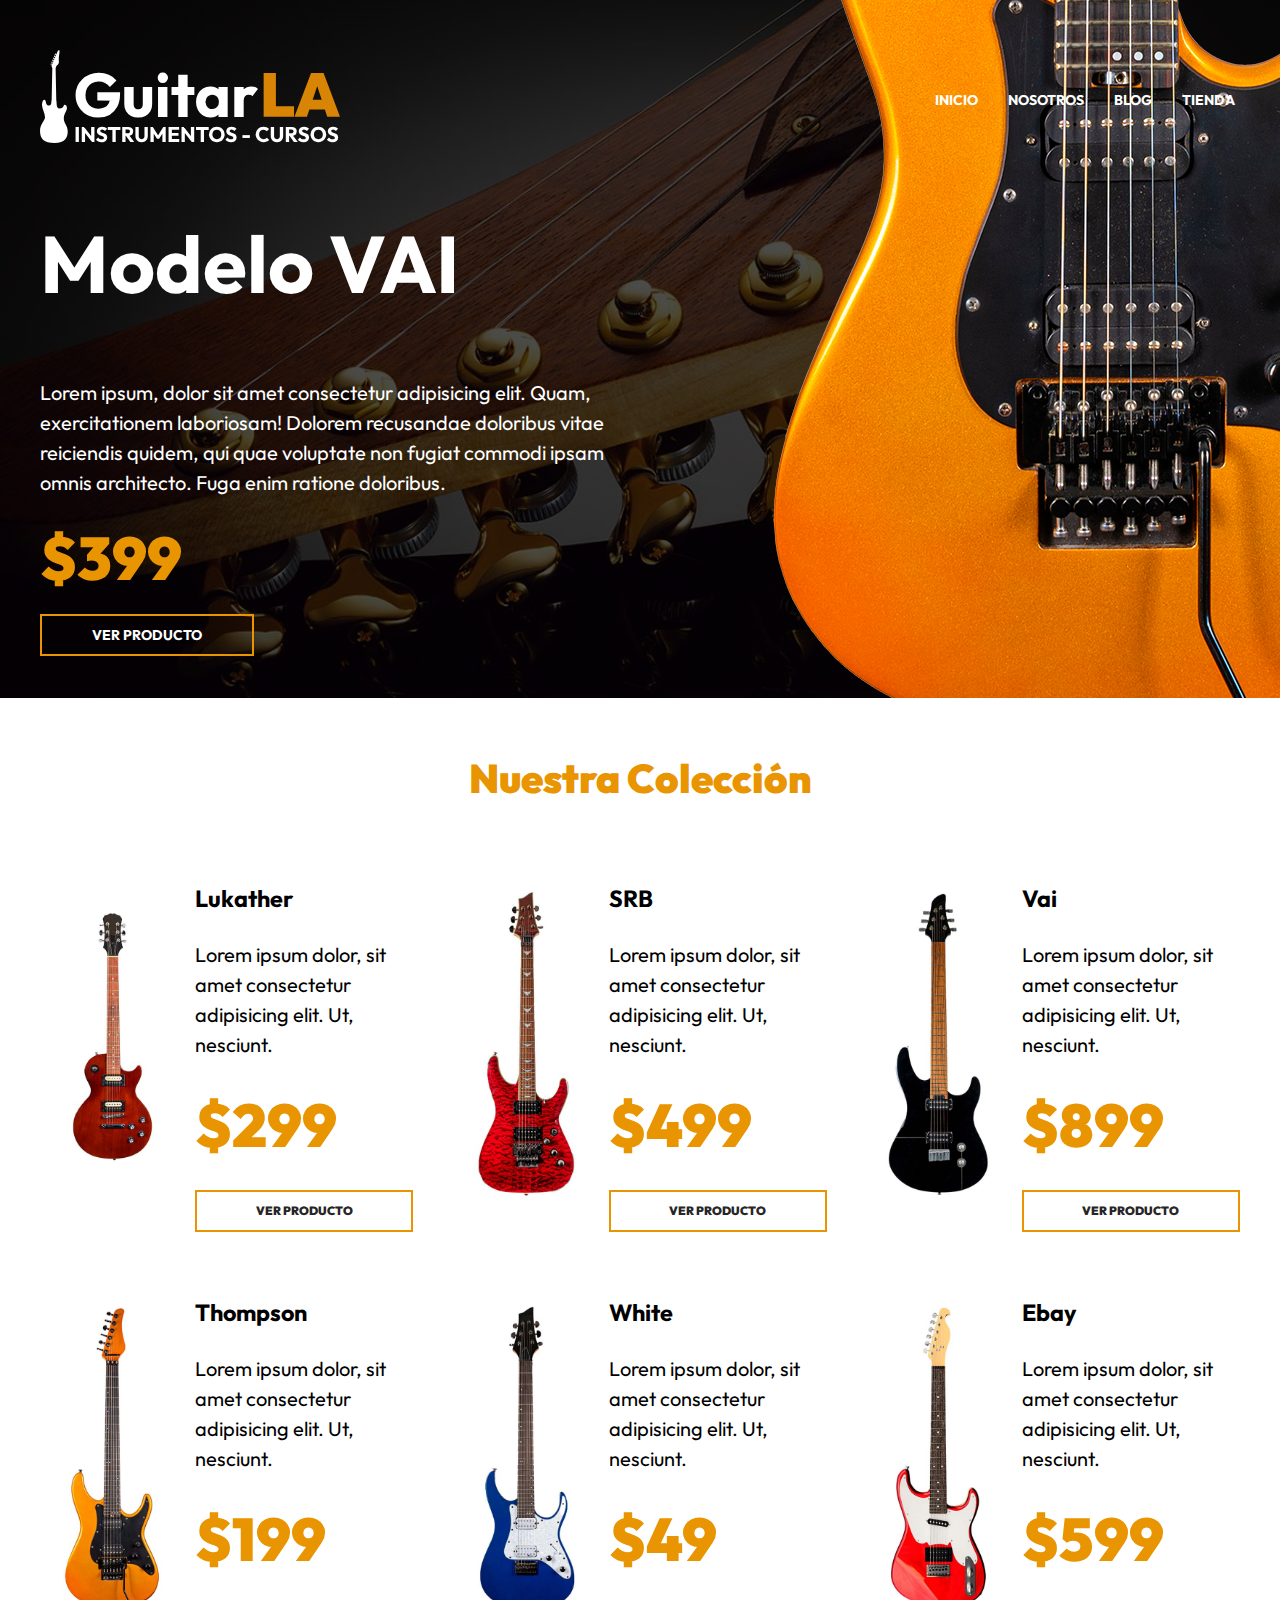
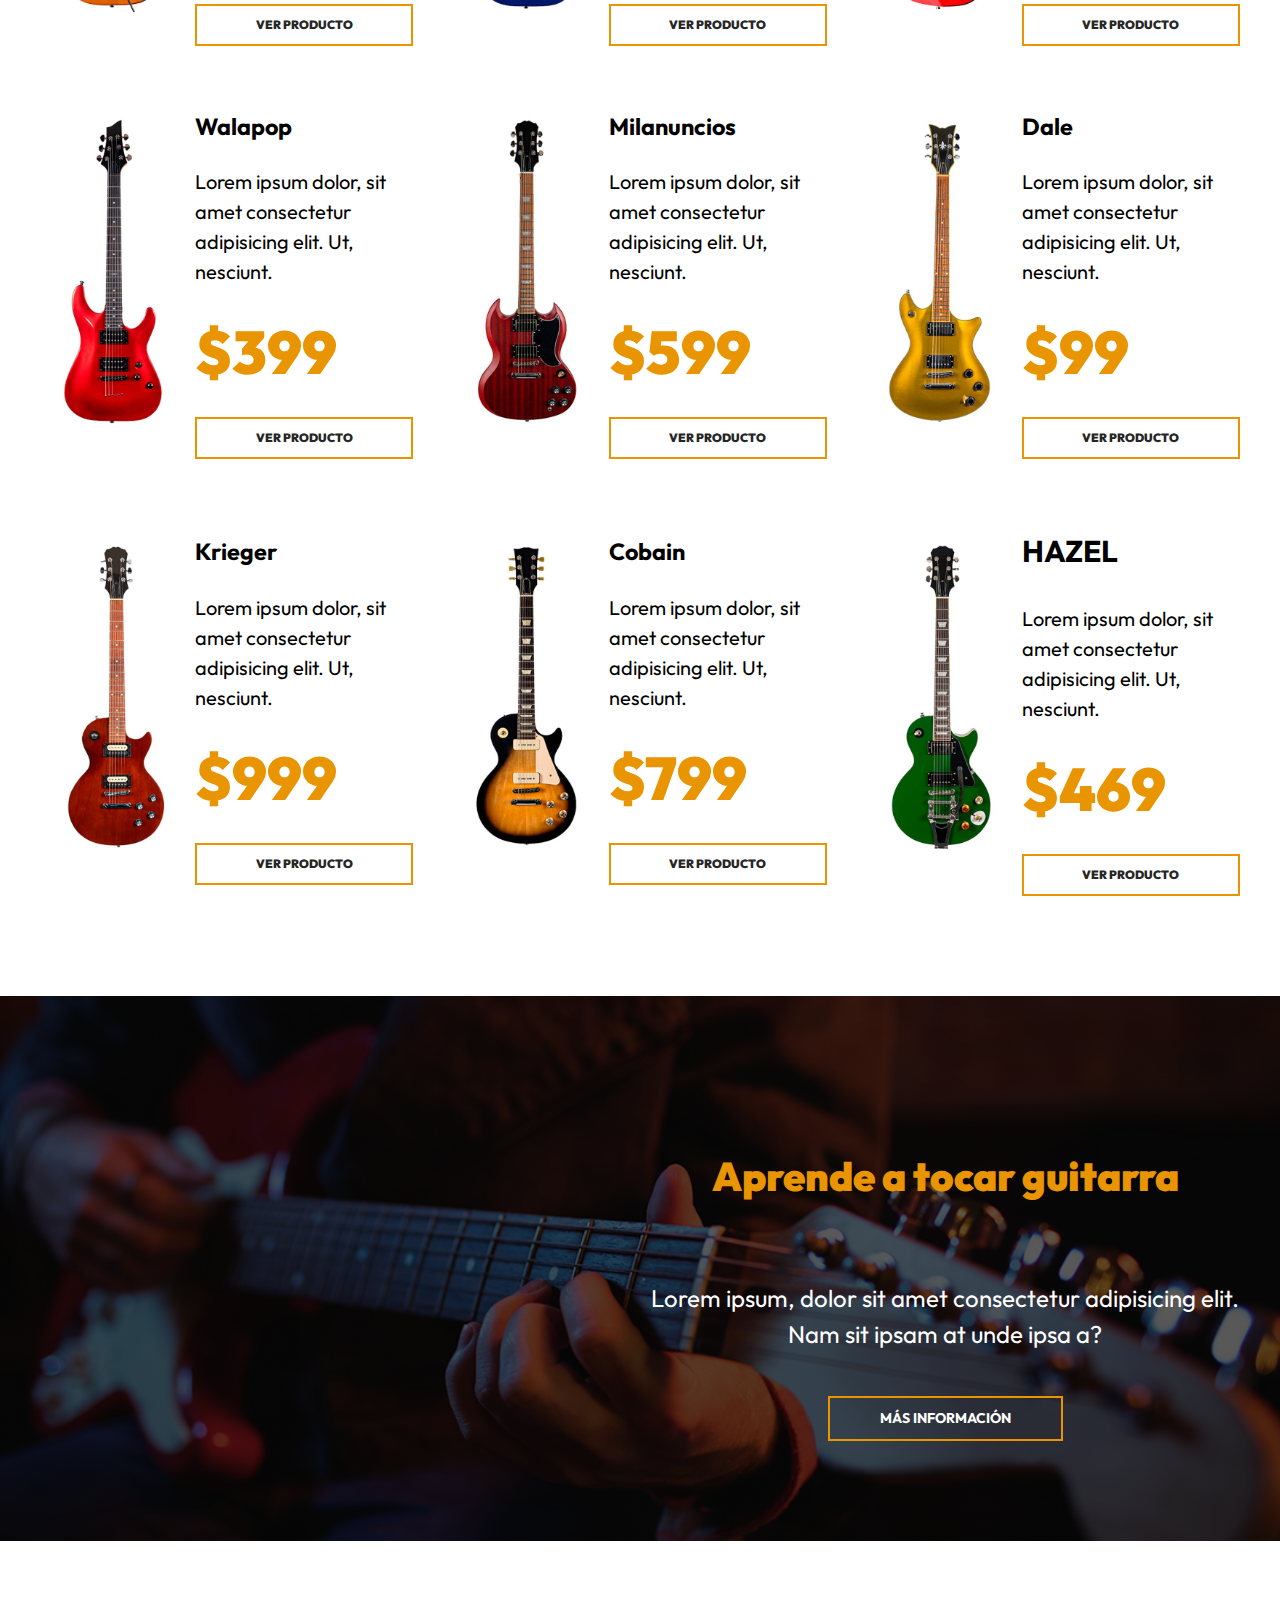
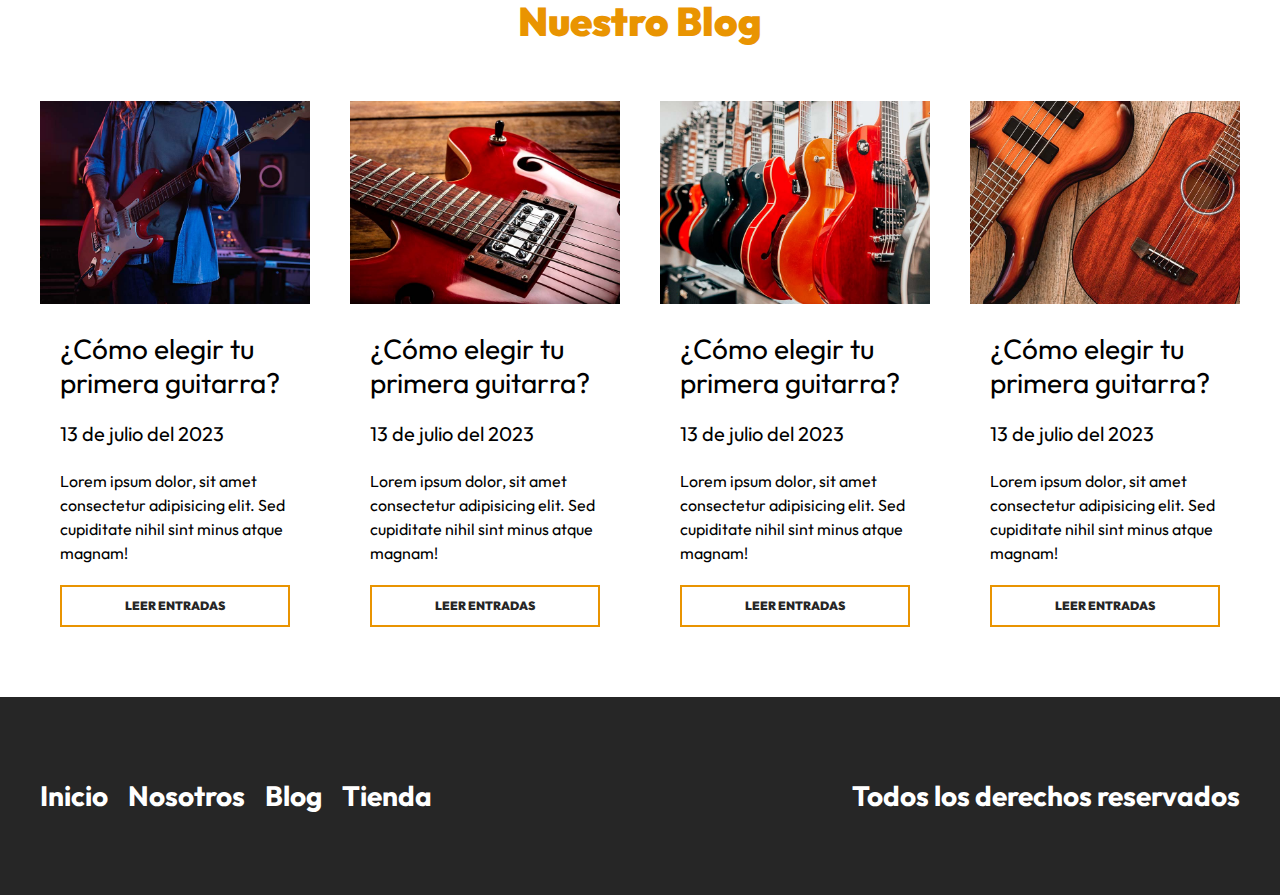
<file: index.html>
<!DOCTYPE html>
<html lang="en">
<!--si poner "." despues de var y le das al tab, creas una clase. Ex: <header class="header"><\header> = header.header + tab-->

<head>
    <meta charset="UTF-8">
    <meta http-equiv="X-UA-Compatible" content="IE=edge">
    <meta name="viewport" content="width=device-width, initial-scale=1.0">
    <title>GuitarLA</title>
    <link rel="stylesheet" href="css/normalize.css">
    <link rel="preconnect" href="https://fonts.googleapis.com">
    <link rel="preconnect" href="https://fonts.gstatic.com" crossorigin>
    <link href="https://fonts.googleapis.com/css2?family=Outfit:wght@400;700;900&display=swap" rel="stylesheet">
    <link rel="stylesheet" href="css/app.css">
</head>

<body>
    <header class="header"> <!--Dentro de "" de la clase no se pueden usar caracteres especiales ni mayusculas...-->
        <div class="header__contenedor">
            <div class="header__barrra">
                <a href="/">
                    <img src="img/logo.svg" alt="logo" class="header__logo">
                </a>
                <nav class="navegacion">
                    <a class="navegacion__enlace" href="index.html">Inicio</a>
                    <!--Entre casillas (><) puedes poner cualquier caracter, espacios...-->
                    <a class="navegacion__enlace" href="nosotros.html">Nosotros</a>
                    <a class="navegacion__enlace" href="blog.html">Blog</a>
                    <a class="navegacion__enlace" href="tienda.html">Tienda</a>
                </nav>
            </div> <!--header-barra (comentario del professor)-->

            <div class="modelo">
                <h1 class="modelo__nombre">Modelo VAI</h1>
                <p class="modelo__descripcion">Lorem ipsum, dolor sit amet consectetur adipisicing elit. Quam,
                    exercitationem laboriosam! Dolorem recusandae doloribus vitae reiciendis quidem, qui quae voluptate
                    non fugiat commodi ipsam omnis architecto. Fuga enim ratione doloribus.</p>
                <p class="modelo__precio">$399</p>
                <a href="producto.html" class="modelo__enlace">Ver Producto</a>
            </div>
        </div>
        <img src="img/header_guitarra.png" alt="imagen guitarra" class="header__guitarra">
    </header>
    <main class="productos productos__contenedor">
        <h2 class="productos__heading">Nuestra Colección</h2>
        <div class="productos__grid">
            <div class="producto">
                <img src="img/guitarra_01.jpg" alt="imagen guitarra" class="producto__imagen">
                <div class="producto__contenido">
                    <h3 class="producto_nombre">Lukather</h3>
                    <p class="productor__description">Lorem ipsum dolor, sit amet consectetur adipisicing elit. Ut, nesciunt.</p>
                    <p class="producto__precio">$299</p>
                    <a class="producto__enlace" href="producto.html">Ver Producto</a>
                </div>
            </div> <!--./producto (comentario del professor)-->

            <div class="producto">
                <img src="img/guitarra_02.jpg" alt="imagen guitarra" class="producto__imagen">
                <div class="producto__contenido">
                    <h3 class="producto_nombre">SRB</h3>
                    <p class="productor__description">Lorem ipsum dolor, sit amet consectetur adipisicing elit. Ut, nesciunt.</p>
                    <p class="producto__precio">$499</p>
                    <a class="producto__enlace" href="producto.html">Ver Producto</a>
                </div>
            </div> <!--./producto (comentario del professor)-->

            <div class="producto">
                <img src="img/guitarra_03.jpg" alt="imagen guitarra" class="producto__imagen">
                <div class="producto__contenido">
                    <h3 class="producto_nombre">Vai</h3>
                    <p class="productor__description">Lorem ipsum dolor, sit amet consectetur adipisicing elit. Ut, nesciunt.</p>
                    <p class="producto__precio">$899</p>
                    <a class="producto__enlace" href="producto.html">Ver Producto</a>
                </div>
            </div> <!--./producto (comentario del professor)-->

            <div class="producto">
                <img src="img/guitarra_04.jpg" alt="imagen guitarra" class="producto__imagen">
                <div class="producto__contenido">
                    <h3 class="producto_nombre">Thompson</h3>
                    <p class="productor__description">Lorem ipsum dolor, sit amet consectetur adipisicing elit. Ut, nesciunt.</p>
                    <p class="producto__precio">$199</p>
                    <a class="producto__enlace" href="producto.html">Ver Producto</a>
                </div>
            </div> <!--./producto (comentario del professor)-->

            <div class="producto">
                <img src="img/guitarra_05.jpg" alt="imagen guitarra" class="producto__imagen">
                <div class="producto__contenido">
                    <h3 class="producto_nombre">White</h3>
                    <p class="productor__description">Lorem ipsum dolor, sit amet consectetur adipisicing elit. Ut, nesciunt.</p>
                    <p class="producto__precio">$49</p>
                    <a class="producto__enlace" href="producto.html">Ver Producto</a>
                </div>
            </div> <!--./producto (comentario del professor)-->

            <div class="producto">
                <img src="img/guitarra_06.jpg" alt="imagen guitarra" class="producto__imagen">
                <div class="producto__contenido">
                    <h3 class="producto_nombre">Ebay</h3>
                    <p class="productor__description">Lorem ipsum dolor, sit amet consectetur adipisicing elit. Ut, nesciunt.</p>
                    <p class="producto__precio">$599</p>
                    <a class="producto__enlace" href="producto.html">Ver Producto</a>
                </div>
            </div> <!--./producto (comentario del professor)-->

            <div class="producto">
                <img src="img/guitarra_07.jpg" alt="imagen guitarra" class="producto__imagen">
                <div class="producto__contenido">
                    <h3 class="producto_nombre">Walapop</h3>
                    <p class="productor__description">Lorem ipsum dolor, sit amet consectetur adipisicing elit. Ut, nesciunt.</p>
                    <p class="producto__precio">$399</p>
                    <a class="producto__enlace" href="producto.html">Ver Producto</a>
                </div>
            </div> <!--./producto (comentario del professor)-->

            <div class="producto">
                <img src="img/guitarra_08.jpg" alt="imagen guitarra" class="producto__imagen">
                <div class="producto__contenido">
                    <h3 class="producto_nombre">Milanuncios</h3>
                    <p class="productor__description">Lorem ipsum dolor, sit amet consectetur adipisicing elit. Ut, nesciunt.</p>
                    <p class="producto__precio">$599</p>
                    <a class="producto__enlace" href="producto.html">Ver Producto</a>
                </div>
            </div> <!--./producto (comentario del professor)-->

            <div class="producto">
                <img src="img/guitarra_09.jpg" alt="imagen guitarra" class="producto__imagen">
                <div class="producto__contenido">
                    <h3 class="producto_nombre">Dale</h3>
                    <p class="productor__description">Lorem ipsum dolor, sit amet consectetur adipisicing elit. Ut, nesciunt.</p>
                    <p class="producto__precio">$99</p>
                    <a class="producto__enlace" href="producto.html">Ver Producto</a>
                </div>
            </div> <!--./producto (comentario del professor)-->

            <div class="producto">
                <img src="img/guitarra_10.jpg" alt="imagen guitarra" class="producto__imagen">
                <div class="producto__contenido">
                    <h3 class="producto_nombre">Krieger</h3>
                    <p class="productor__description">Lorem ipsum dolor, sit amet consectetur adipisicing elit. Ut, nesciunt.</p>
                    <p class="producto__precio">$999</p>
                    <a class="producto__enlace" href="producto.html">Ver Producto</a>
                </div>
            </div> <!--./producto (comentario del professor)-->

            <div class="producto">
                <img src="img/guitarra_11.jpg" alt="imagen guitarra" class="producto__imagen">
                <div class="producto__contenido">
                    <h3 class="producto_nombre">Cobain</h3>
                    <p class="productor__description">Lorem ipsum dolor, sit amet consectetur adipisicing elit. Ut, nesciunt.</p>
                    <p class="producto__precio">$799</p>
                    <a class="producto__enlace" href="producto.html">Ver Producto</a>
                </div>
            </div> <!--./producto (comentario del professor)-->

            <div class="producto">
                <img src="img/guitarra_12.jpg" alt="imagen guitarra" class="producto__imagen">
                <div class="producto__contenido">
                    <h3 class="producto__nombre">Hazel</h3>
                    <p class="productor__description">Lorem ipsum dolor, sit amet consectetur adipisicing elit. Ut, nesciunt.</p>
                    <p class="producto__precio">$469</p>
                    <a class="producto__enlace" href="producto.html">Ver Producto</a>
                </div>
            </div> <!--./producto (comentario del professor)-->

        </div><!--./producto__grid (comentario del professor)-->
    </main>
    <section class="cursos">
        <div class="cursos__contenedor cursos__grid">
            <div class="cursos__contenido">
                <h2 class="cursos__heading">Aprende a tocar guitarra</h2>
                <p class="cursos__texto">Lorem ipsum, dolor sit amet consectetur adipisicing elit. Nam sit ipsam at unde ipsa a?</p>
                <a href="#" class="cursos__enlace">Más información</a>
            </div>
        </div>
    </section>
    <section class="blog">
        <h2 class="blog__heading">Nuestro Blog</h2>
        <div class="blog__contenedor blog__grid">
            <article class="entrada">
                <img src="img/blog_1.jpg" alt="imagen blog" class="entrada__imagen">
                <div class="entrada__contenido">
                    <h3 class="entrada__titulo">¿Cómo elegir tu primera guitarra?</h3>
                    <p class="entrada__fecha">13 de julio del 2023</p>
                    <p class="entrada__texto">Lorem ipsum dolor, sit amet consectetur adipisicing elit. Sed cupiditate nihil sint minus atque magnam!</p>
                    <a href="entrada.html" class="entrada__enlace">Leer Entradas</a>
                </div>
            </article>

            <article class="entrada">
                <img src="img/blog_2.jpg" alt="imagen blog" class="entrada__imagen">
                <div class="entrada__contenido">
                    <h3 class="entrada__titulo">¿Cómo elegir tu primera guitarra?</h3>
                    <p class="entrada__fecha">13 de julio del 2023</p>
                    <p class="entrada__texto">Lorem ipsum dolor, sit amet consectetur adipisicing elit. Sed cupiditate nihil sint minus atque magnam!</p>
                    <a href="entrada.html" class="entrada__enlace">Leer Entradas</a>
                </div>
            </article>

            <article class="entrada">
                <img src="img/blog_3.jpg" alt="imagen blog" class="entrada__imagen">
                <div class="entrada__contenido">
                    <h3 class="entrada__titulo">¿Cómo elegir tu primera guitarra?</h3>
                    <p class="entrada__fecha">13 de julio del 2023</p>
                    <p class="entrada__texto">Lorem ipsum dolor, sit amet consectetur adipisicing elit. Sed cupiditate nihil sint minus atque magnam!</p>
                    <a href="entrada.html" class="entrada__enlace">Leer Entradas</a>
                </div>
            </article>

            <article class="entrada">
                <img src="img/blog_4.jpg" alt="imagen blog" class="entrada__imagen">
                <div class="entrada__contenido">
                    <h3 class="entrada__titulo">¿Cómo elegir tu primera guitarra?</h3>
                    <p class="entrada__fecha">13 de julio del 2023</p>
                    <p class="entrada__texto">Lorem ipsum dolor, sit amet consectetur adipisicing elit. Sed cupiditate nihil sint minus atque magnam!</p>
                    <a href="entrada.html" class="entrada__enlace">Leer Entradas</a>
                </div>
            </article>
        </div>
    </section>

    <footer class="footer">
        <div class="footer__contenedor footer__contenido">
            <nav class="footer__nav">
                <a href="index.html" class="footer__enlace">Inicio</a>
                <a href="nosotros.html" class="footer__enlace">Nosotros</a>
                <a href="blog.html" class="footer__enlace">Blog</a>
                <a href="tienda.html" class="footer__enlace">Tienda</a>
            </nav>

            <p class="footer__copyright">Todos los derechos reservados</p>
        </div>
    </footer>
</body>

</html>
</file>
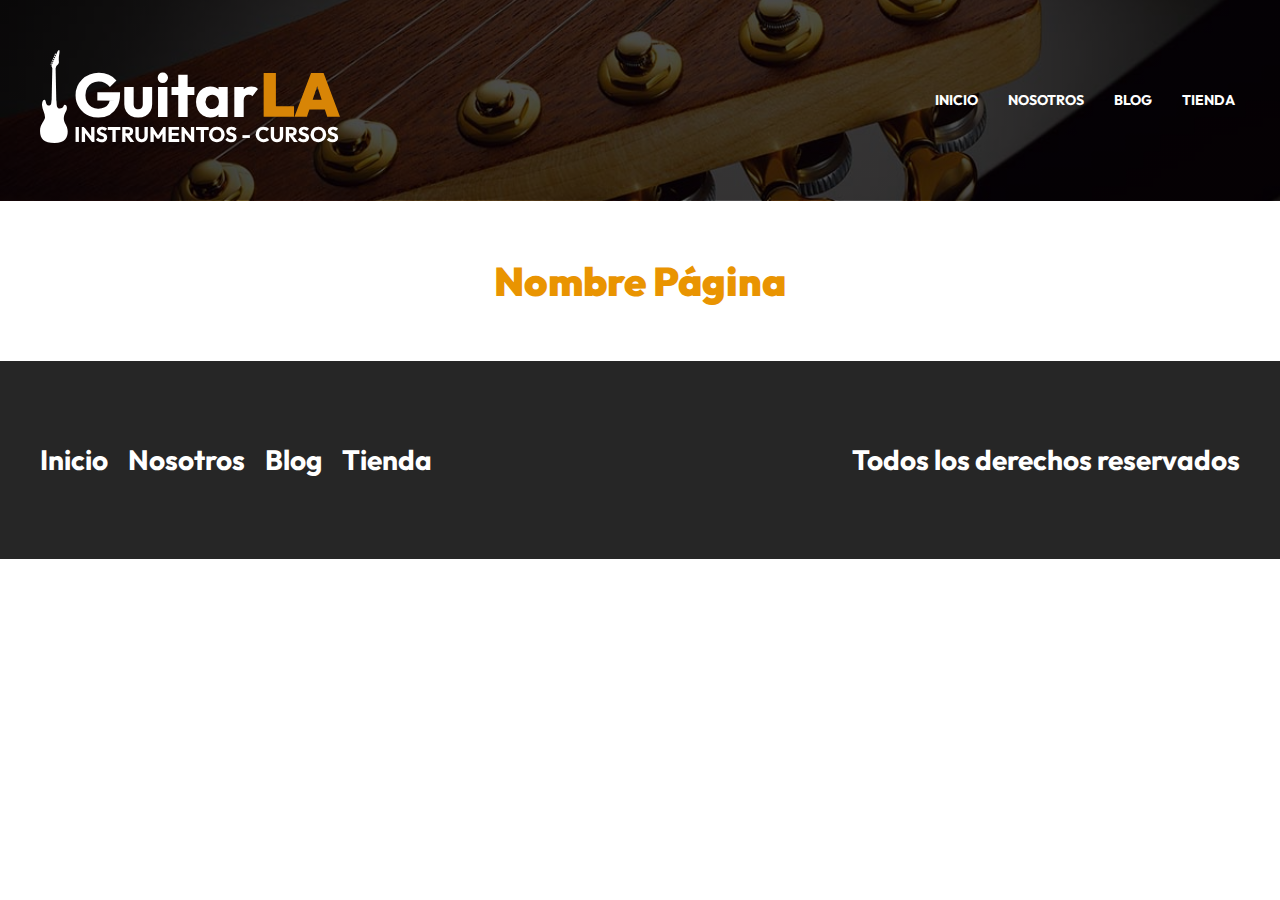
<file: base.html>
<!DOCTYPE html>
<html lang="en">
<!--si poner "." despues de var y le das al tab, creas una clase. Ex: <header class="header"><\header> = header.header + tab-->

<head>
    <meta charset="UTF-8">
    <meta http-equiv="X-UA-Compatible" content="IE=edge">
    <meta name="viewport" content="width=device-width, initial-scale=1.0">
    <title>GuitarLA: Nombre Página</title>
    <link rel="stylesheet" href="css/normalize.css">
    <link rel="preconnect" href="https://fonts.googleapis.com">
    <link rel="preconnect" href="https://fonts.gstatic.com" crossorigin>
    <link href="https://fonts.googleapis.com/css2?family=Outfit:wght@400;700;900&display=swap" rel="stylesheet">
    <link rel="stylesheet" href="css/app.css">
</head>

<body>
    <header class="header"> <!--Dentro de "" de la clase no se pueden usar caracteres especiales ni mayusculas...-->
        <div class="header__contenedor">
            <div class="header__barrra">
                <a href="/">
                    <img src="img/logo.svg" alt="logo" class="header__logo">
                </a>
                <nav class="navegacion">
                    <a class="navegacion__enlace" href="index.html">Inicio</a>
                    <!--Entre casillas (><) puedes poner cualquier caracter, espacios...-->
                    <a class="navegacion__enlace" href="nosotros.html">Nosotros</a>
                    <a class="navegacion__enlace" href="blog.html">Blog</a>
                    <a class="navegacion__enlace" href="tienda.html">Tienda</a>
                </nav>
            </div> <!--header-barra (comentario del professor)-->

        </div>

    </header>
    <main class="__contenedor">
        <h2 class="__heading">Nombre Página</h2>
    </main>


    <footer class="footer">
        <div class="footer__contenedor footer__contenido">
            <nav class="footer__nav">
                <a href="index.html" class="footer__enlace">Inicio</a>
                <a href="nosotros.html" class="footer__enlace">Nosotros</a>
                <a href="blog.html" class="footer__enlace">Blog</a>
                <a href="tienda.html" class="footer__enlace">Tienda</a>
            </nav>

            <p class="footer__copyright">Todos los derechos reservados</p>
        </div>
    </footer>
</body>

</html>
</file>
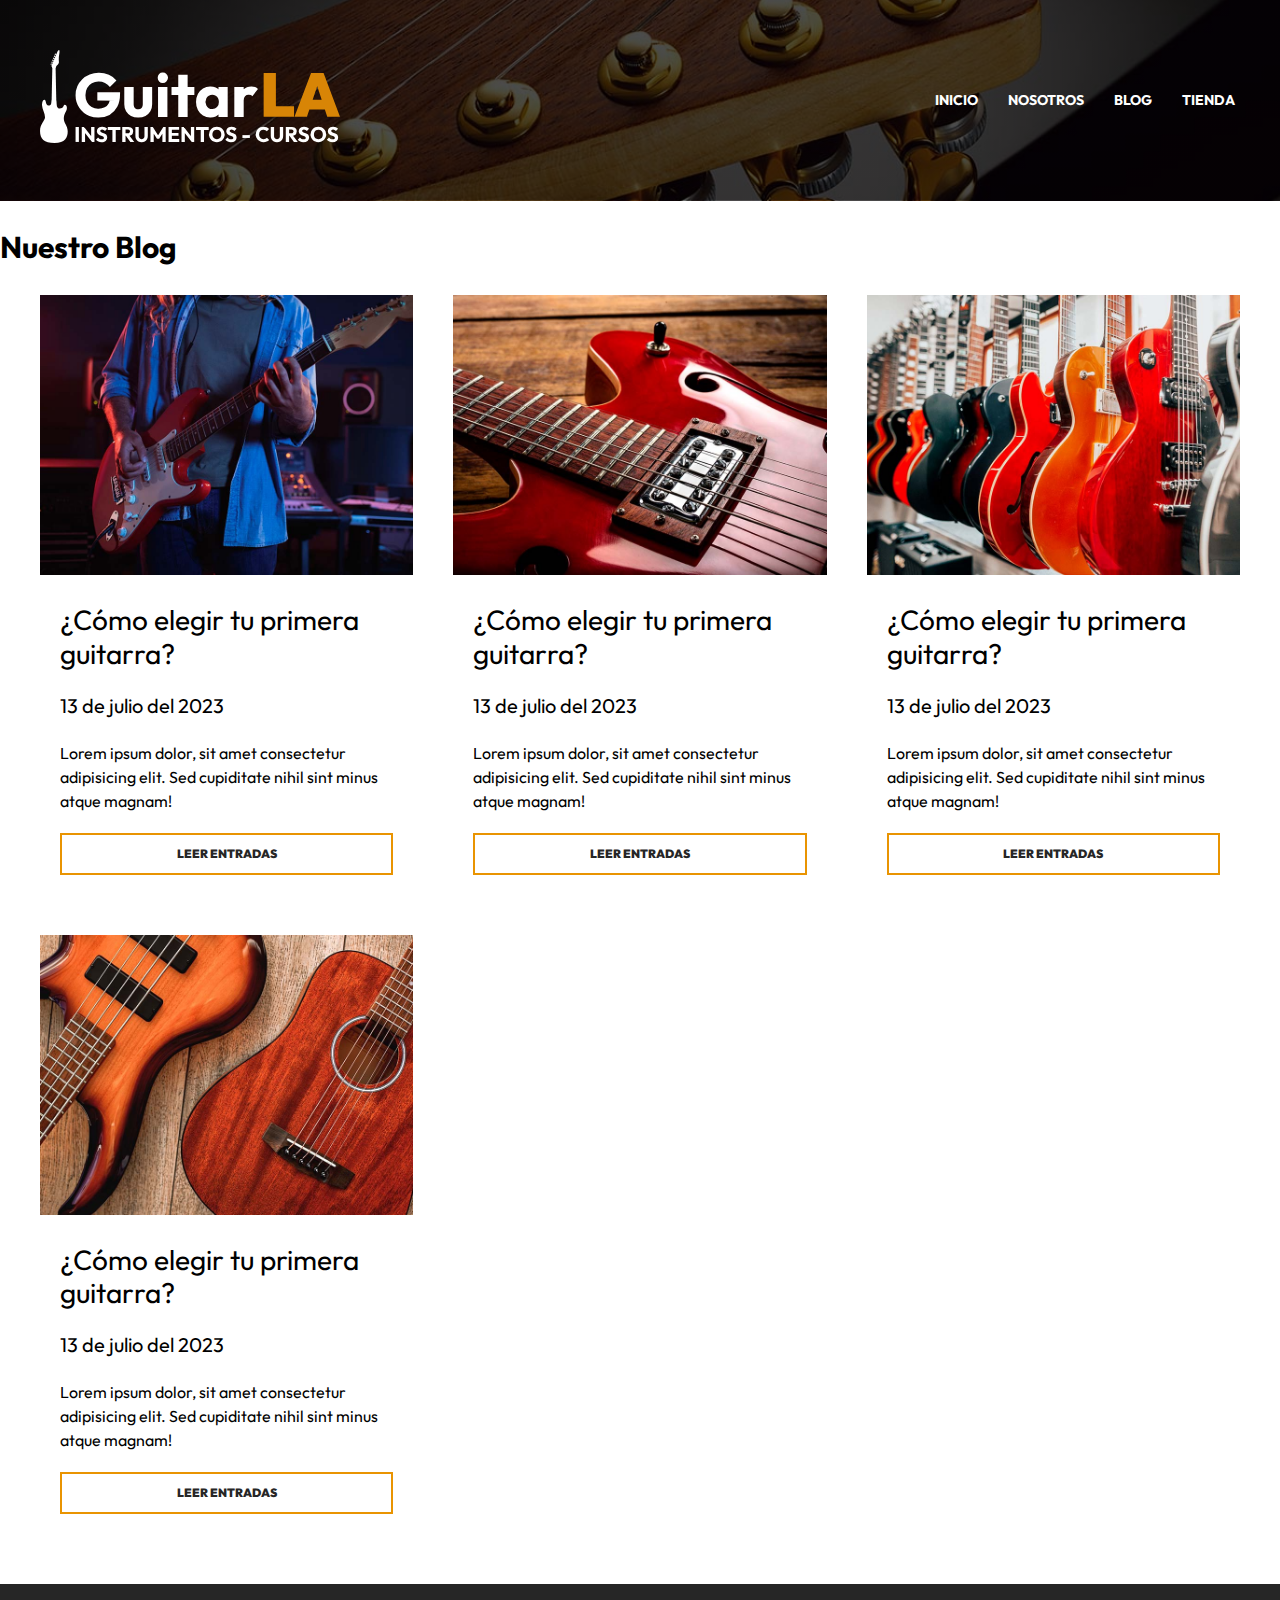
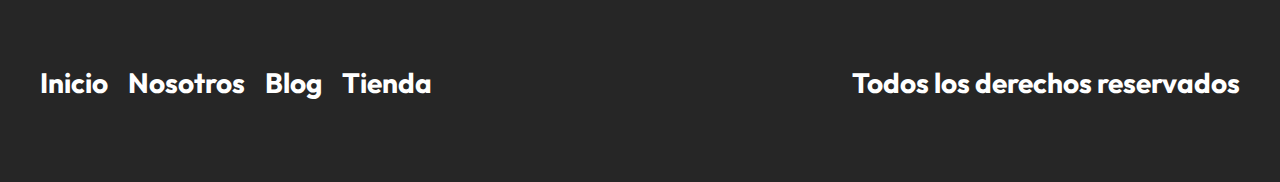
<file: blog.html>
<!DOCTYPE html>
<html lang="en">
<!--si poner "." despues de var y le das al tab, creas una clase. Ex: <header class="header"><\header> = header.header + tab-->

<head>
    <meta charset="UTF-8">
    <meta http-equiv="X-UA-Compatible" content="IE=edge">
    <meta name="viewport" content="width=device-width, initial-scale=1.0">
    <title>GuitarLA: Nuestro Blog</title>
    <link rel="stylesheet" href="css/normalize.css">
    <link rel="preconnect" href="https://fonts.googleapis.com">
    <link rel="preconnect" href="https://fonts.gstatic.com" crossorigin>
    <link href="https://fonts.googleapis.com/css2?family=Outfit:wght@400;700;900&display=swap" rel="stylesheet">
    <link rel="stylesheet" href="css/app.css">
</head>

<body>
    <header class="header"> <!--Dentro de "" de la clase no se pueden usar caracteres especiales ni mayusculas...-->
        <div class="header__contenedor">
            <div class="header__barrra">
                <a href="/">
                    <img src="img/logo.svg" alt="logo" class="header__logo">
                </a>
                <nav class="navegacion">
                    <a class="navegacion__enlace" href="index.html">Inicio</a>
                    <!--Entre casillas (><) puedes poner cualquier caracter, espacios...-->
                    <a class="navegacion__enlace" href="nosotros.html">Nosotros</a>
                    <a class="navegacion__enlace" href="blog.html">Blog</a>
                    <a class="navegacion__enlace" href="tienda.html">Tienda</a>
                </nav>
            </div> <!--header-barra (comentario del professor)-->

        </div>

    </header>
    <main class="contenedor">
        <h2 class="heading">Nuestro Blog</h2>
        <div class="blog__contenedor blog__grid blog__grid--pagina">
            <article class="entrada">
                <img src="img/blog_1.jpg" alt="imagen blog" class="entrada__imagen">
                <div class="entrada__contenido">
                    <h3 class="entrada__titulo">¿Cómo elegir tu primera guitarra?</h3>
                    <p class="entrada__fecha">13 de julio del 2023</p>
                    <p class="entrada__texto">Lorem ipsum dolor, sit amet consectetur adipisicing elit. Sed cupiditate nihil sint minus atque magnam!</p>
                    <a href="entrada.html" class="entrada__enlace">Leer Entradas</a>
                </div>
            </article>

            <article class="entrada">
                <img src="img/blog_2.jpg" alt="imagen blog" class="entrada__imagen">
                <div class="entrada__contenido">
                    <h3 class="entrada__titulo">¿Cómo elegir tu primera guitarra?</h3>
                    <p class="entrada__fecha">13 de julio del 2023</p>
                    <p class="entrada__texto">Lorem ipsum dolor, sit amet consectetur adipisicing elit. Sed cupiditate nihil sint minus atque magnam!</p>
                    <a href="entrada.html" class="entrada__enlace">Leer Entradas</a>
                </div>
            </article>

            <article class="entrada">
                <img src="img/blog_3.jpg" alt="imagen blog" class="entrada__imagen">
                <div class="entrada__contenido">
                    <h3 class="entrada__titulo">¿Cómo elegir tu primera guitarra?</h3>
                    <p class="entrada__fecha">13 de julio del 2023</p>
                    <p class="entrada__texto">Lorem ipsum dolor, sit amet consectetur adipisicing elit. Sed cupiditate nihil sint minus atque magnam!</p>
                    <a href="entrada.html" class="entrada__enlace">Leer Entradas</a>
                </div>
            </article>

            <article class="entrada">
                <img src="img/blog_4.jpg" alt="imagen blog" class="entrada__imagen">
                <div class="entrada__contenido">
                    <h3 class="entrada__titulo">¿Cómo elegir tu primera guitarra?</h3>
                    <p class="entrada__fecha">13 de julio del 2023</p>
                    <p class="entrada__texto">Lorem ipsum dolor, sit amet consectetur adipisicing elit. Sed cupiditate nihil sint minus atque magnam!</p>
                    <a href="entrada.html" class="entrada__enlace">Leer Entradas</a>
                </div>
            </article>
        </div>
    </main>


    <footer class="footer">
        <div class="footer__contenedor footer__contenido">
            <nav class="footer__nav">
                <a href="index.html" class="footer__enlace">Inicio</a>
                <a href="nosotros.html" class="footer__enlace">Nosotros</a>
                <a href="blog.html" class="footer__enlace">Blog</a>
                <a href="tienda.html" class="footer__enlace">Tienda</a>
            </nav>

            <p class="footer__copyright">Todos los derechos reservados</p>
        </div>
    </footer>
</body>

</html>
</file>
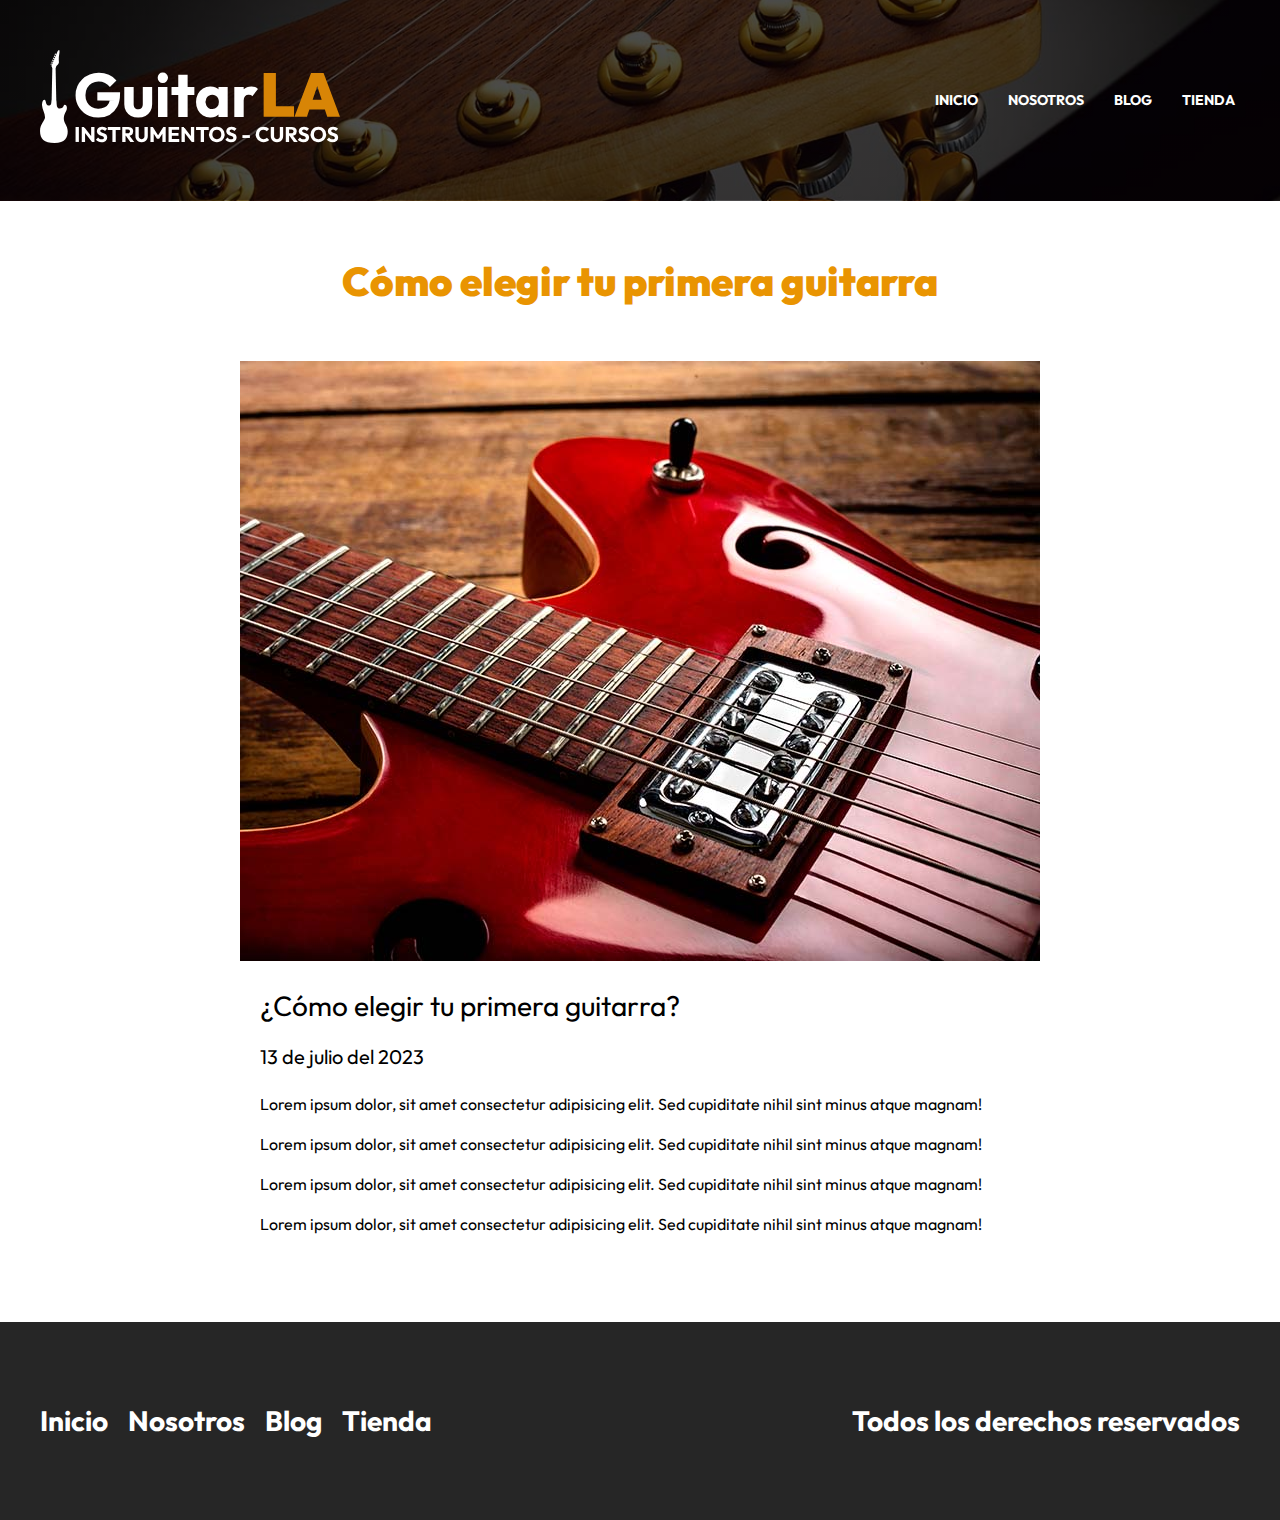
<file: entrada.html>
<!DOCTYPE html>
<html lang="en">
<!--si poner "." despues de var y le das al tab, creas una clase. Ex: <header class="header"><\header> = header.header + tab-->

<head>
    <meta charset="UTF-8">
    <meta http-equiv="X-UA-Compatible" content="IE=edge">
    <meta name="viewport" content="width=device-width, initial-scale=1.0">
    <title>GuitarLA: Cómo elegir tu primera guitarra</title>
    <link rel="stylesheet" href="css/normalize.css">
    <link rel="preconnect" href="https://fonts.googleapis.com">
    <link rel="preconnect" href="https://fonts.gstatic.com" crossorigin>
    <link href="https://fonts.googleapis.com/css2?family=Outfit:wght@400;700;900&display=swap" rel="stylesheet">
    <link rel="stylesheet" href="css/app.css">
</head>

<body>
    <header class="header"> <!--Dentro de "" de la clase no se pueden usar caracteres especiales ni mayusculas...-->
        <div class="header__contenedor">
            <div class="header__barrra">
                <a href="/">
                    <img src="img/logo.svg" alt="logo" class="header__logo">
                </a>
                <nav class="navegacion">
                    <a class="navegacion__enlace" href="index.html">Inicio</a>
                    <!--Entre casillas (><) puedes poner cualquier caracter, espacios...-->
                    <a class="navegacion__enlace" href="nosotros.html">Nosotros</a>
                    <a class="navegacion__enlace" href="blog.html">Blog</a>
                    <a class="navegacion__enlace" href="tienda.html">Tienda</a>
                </nav>
            </div> <!--header-barra (comentario del professor)-->

        </div>

    </header>
    <main class="__contenedor">
        <h2 class="__heading">Cómo elegir tu primera guitarra</h2>

        <article class="entrada">
            <img src="img/blog_2.jpg" alt="imagen blog" class="entrada__imagen">
            <div class="entrada__contenido">
                <h3 class="entrada__titulo">¿Cómo elegir tu primera guitarra?</h3>
                <p class="entrada__fecha">13 de julio del 2023</p>
                <p class="entrada__texto">Lorem ipsum dolor, sit amet consectetur adipisicing elit. Sed cupiditate nihil sint minus atque magnam!</p>
                <p class="entrada__texto">Lorem ipsum dolor, sit amet consectetur adipisicing elit. Sed cupiditate nihil sint minus atque magnam!</p>
                <p class="entrada__texto">Lorem ipsum dolor, sit amet consectetur adipisicing elit. Sed cupiditate nihil sint minus atque magnam!</p>
                <p class="entrada__texto">Lorem ipsum dolor, sit amet consectetur adipisicing elit. Sed cupiditate nihil sint minus atque magnam!</p>
            </div>
        </article>

    </main>


    <footer class="footer">
        <div class="footer__contenedor footer__contenido">
            <nav class="footer__nav">
                <a href="index.html" class="footer__enlace">Inicio</a>
                <a href="nosotros.html" class="footer__enlace">Nosotros</a>
                <a href="blog.html" class="footer__enlace">Blog</a>
                <a href="tienda.html" class="footer__enlace">Tienda</a>
            </nav>

            <p class="footer__copyright">Todos los derechos reservados</p>
        </div>
    </footer>
</body>

</html>
</file>
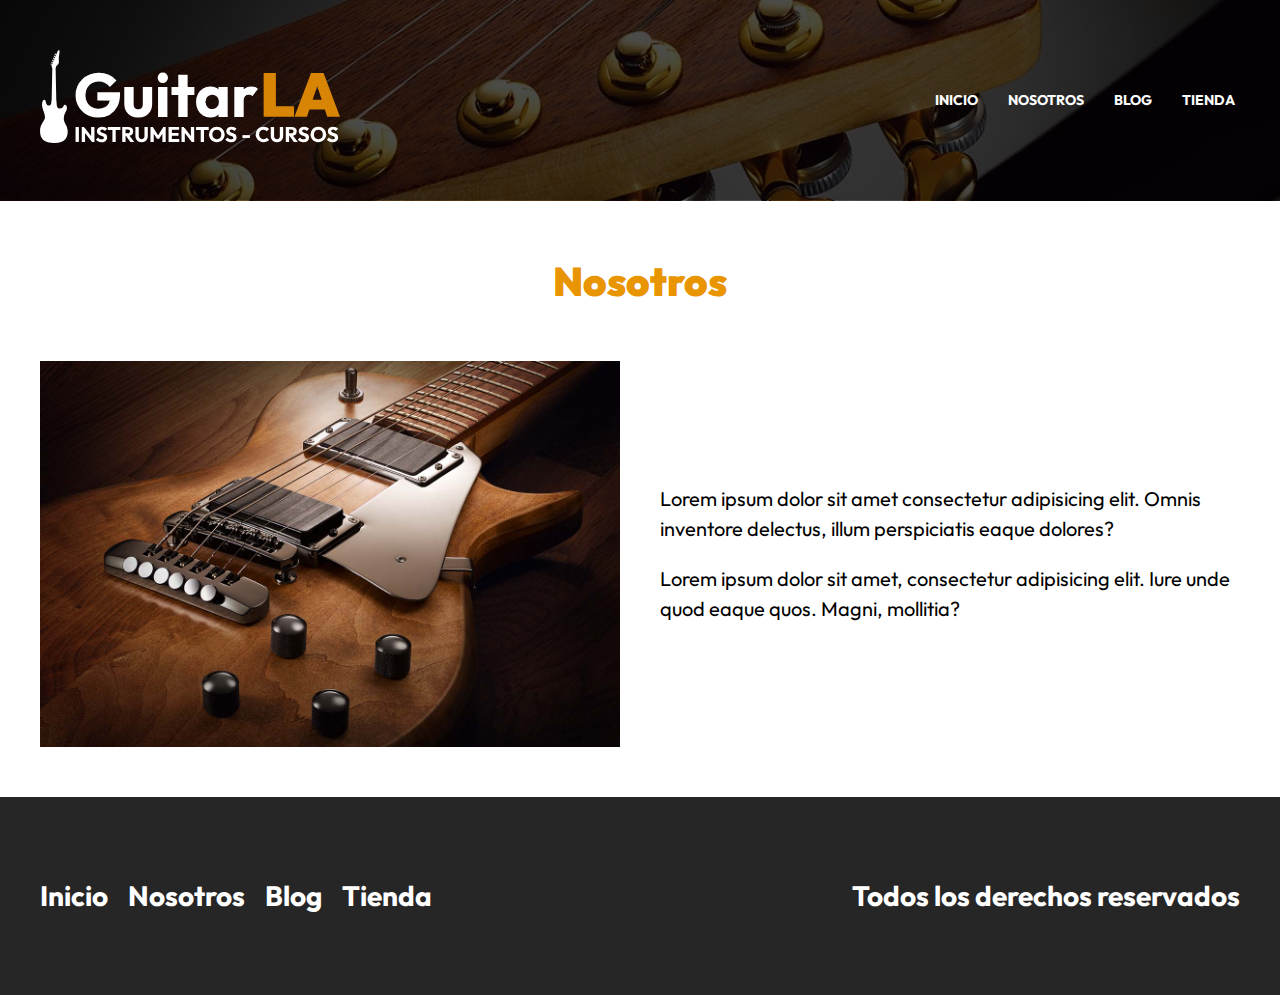
<file: nosotros.html>
<!DOCTYPE html>
<html lang="en">
<!--si poner "." despues de var y le das al tab, creas una clase. Ex: <header class="header"><\header> = header.header + tab-->

<head>
    <meta charset="UTF-8">
    <meta http-equiv="X-UA-Compatible" content="IE=edge">
    <meta name="viewport" content="width=device-width, initial-scale=1.0">
    <title>GuitarLA: Nosotros</title>
    <link rel="stylesheet" href="css/normalize.css">
    <link rel="preconnect" href="https://fonts.googleapis.com">
    <link rel="preconnect" href="https://fonts.gstatic.com" crossorigin>
    <link href="https://fonts.googleapis.com/css2?family=Outfit:wght@400;700;900&display=swap" rel="stylesheet">
    <link rel="stylesheet" href="css/app.css">
</head>

<body>
    <header class="header"> <!--Dentro de "" de la clase no se pueden usar caracteres especiales ni mayusculas...-->
        <div class="header__contenedor">
            <div class="header__barrra">
                <a href="/">
                    <img src="img/logo.svg" alt="logo" class="header__logo">
                </a>
                <nav class="navegacion">
                    <a class="navegacion__enlace" href="index.html">Inicio</a>
                    <!--Entre casillas (><) puedes poner cualquier caracter, espacios...-->
                    <a class="navegacion__enlace" href="nosotros.html">Nosotros</a>
                    <a class="navegacion__enlace" href="blog.html">Blog</a>
                    <a class="navegacion__enlace" href="tienda.html">Tienda</a>
                </nav>
            </div> <!--header-barra (comentario del professor)-->

        </div>

    </header>
    <main class="nosotros nosotros__contenedor">
        <h2 class="nosotros__heading">Nosotros</h2>
        <div class="nosotros__grid">
            <img src="img/nosotros.jpg" alt="imagen nosotros">
            <div class="nosotros__contenido">
                <p>Lorem ipsum dolor sit amet consectetur adipisicing elit. Omnis inventore delectus, illum perspiciatis eaque dolores?</p>
                <p>Lorem ipsum dolor sit amet, consectetur adipisicing elit. Iure unde quod eaque quos. Magni, mollitia?</p>
            </div>

        </div>
    </main>


    <footer class="footer">
        <div class="footer__contenedor footer__contenido">
            <nav class="footer__nav">
                <a href="index.html" class="footer__enlace">Inicio</a>
                <a href="nosotros.html" class="footer__enlace">Nosotros</a>
                <a href="blog.html" class="footer__enlace">Blog</a>
                <a href="tienda.html" class="footer__enlace">Tienda</a>
            </nav>

            <p class="footer__copyright">Todos los derechos reservados</p>
        </div>
    </footer>
</body>

</html>
</file>
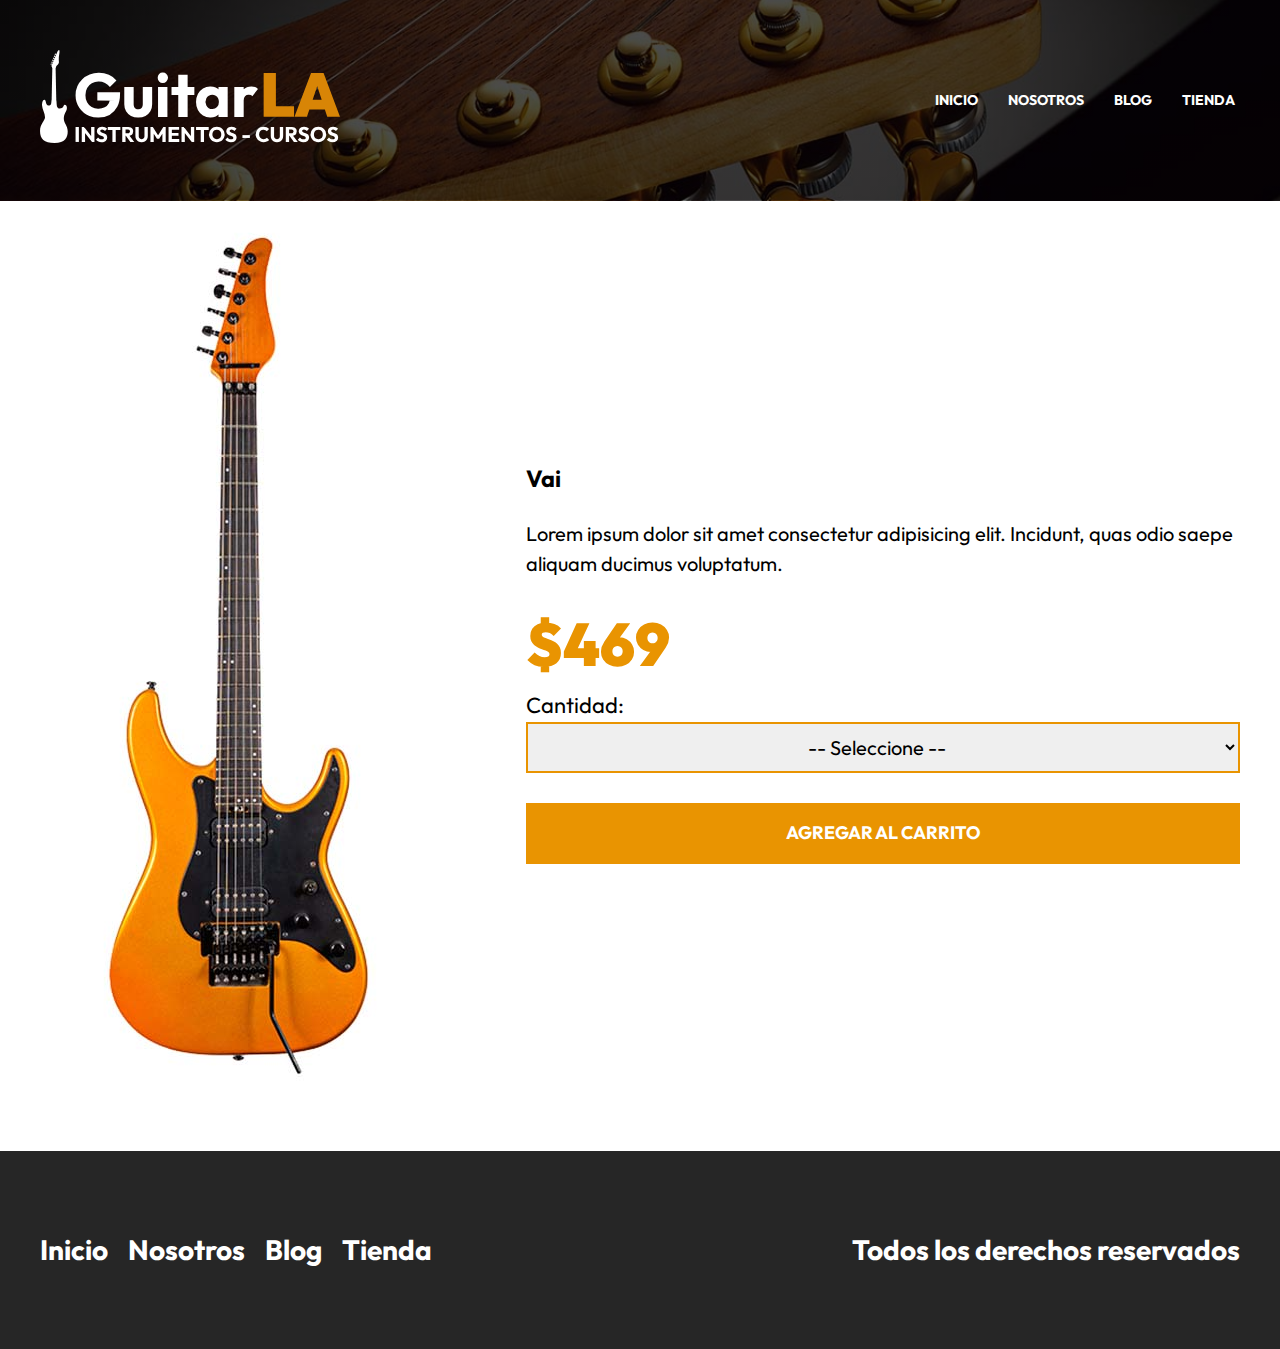
<file: producto.html>
<!DOCTYPE html>
<html lang="en">
<!--si poner "." despues de var y le das al tab, creas una clase. Ex: <header class="header"><\header> = header.header + tab-->

<head>
    <meta charset="UTF-8">
    <meta http-equiv="X-UA-Compatible" content="IE=edge">
    <meta name="viewport" content="width=device-width, initial-scale=1.0">
    <title>GuitarLA: Nombre Página</title>
    <link rel="stylesheet" href="css/normalize.css">
    <link rel="preconnect" href="https://fonts.googleapis.com">
    <link rel="preconnect" href="https://fonts.gstatic.com" crossorigin>
    <link href="https://fonts.googleapis.com/css2?family=Outfit:wght@400;700;900&display=swap" rel="stylesheet">
    <link rel="stylesheet" href="css/app.css">
</head>

<body>
    <header class="header"> <!--Dentro de "" de la clase no se pueden usar caracteres especiales ni mayusculas...-->
        <div class="header__contenedor">
            <div class="header__barrra">
                <a href="/">
                    <img src="img/logo.svg" alt="logo" class="header__logo">
                </a>
                <nav class="navegacion">
                    <a class="navegacion__enlace" href="index.html">Inicio</a>
                    <!--Entre casillas (><) puedes poner cualquier caracter, espacios...-->
                    <a class="navegacion__enlace" href="nosotros.html">Nosotros</a>
                    <a class="navegacion__enlace" href="blog.html">Blog</a>
                    <a class="navegacion__enlace" href="tienda.html">Tienda</a>
                </nav>
            </div> <!--header-barra (comentario del professor)-->

        </div>

    </header>
    <main class="__contenedor">
        <div class="producto">
            <img src="img/guitarra_04.jpg" alt="imagen guitarra" class="producto__imagen">
            <div class="producto__contenido">
                <h3 class="producto_nombre">Vai</h3>
                <p class="productor__description">Lorem ipsum dolor sit amet consectetur adipisicing elit. Incidunt, quas odio saepe aliquam ducimus voluptatum.</p>
                <p class="producto__precio">$469</p>
                <form class="producto__formulario">
                    <label class="producto__label">Cantidad:</label>
                    <select class="producto__cantidad">
                        <option value="">-- Seleccione --</option>
                        <option value="1">1</option>
                        <option value="2">2</option>
                        <option value="3">3</option>
                        <option value="4">4</option>
                        <option value="5">5</option>
                        <option value="6">6</option>
                        <option value="7">7</option>
                        <option value="8">8</option>
                        <option value="9">9</option>
                        <option value="10">10</option>
                    </select>
                    <input 
                        type="submit" 
                        class="producto__agregar-carrito"
                        value="Agregar al carrito"
                    >
                </form>
            </div>
        </div> <!--./producto (comentario del professor)-->
    </main>


    <footer class="footer">
        <div class="footer__contenedor footer__contenido">
            <nav class="footer__nav">
                <a href="index.html" class="footer__enlace">Inicio</a>
                <a href="nosotros.html" class="footer__enlace">Nosotros</a>
                <a href="blog.html" class="footer__enlace">Blog</a>
                <a href="tienda.html" class="footer__enlace">Tienda</a>
            </nav>

            <p class="footer__copyright">Todos los derechos reservados</p>
        </div>
    </footer>
</body>

</html>
</file>
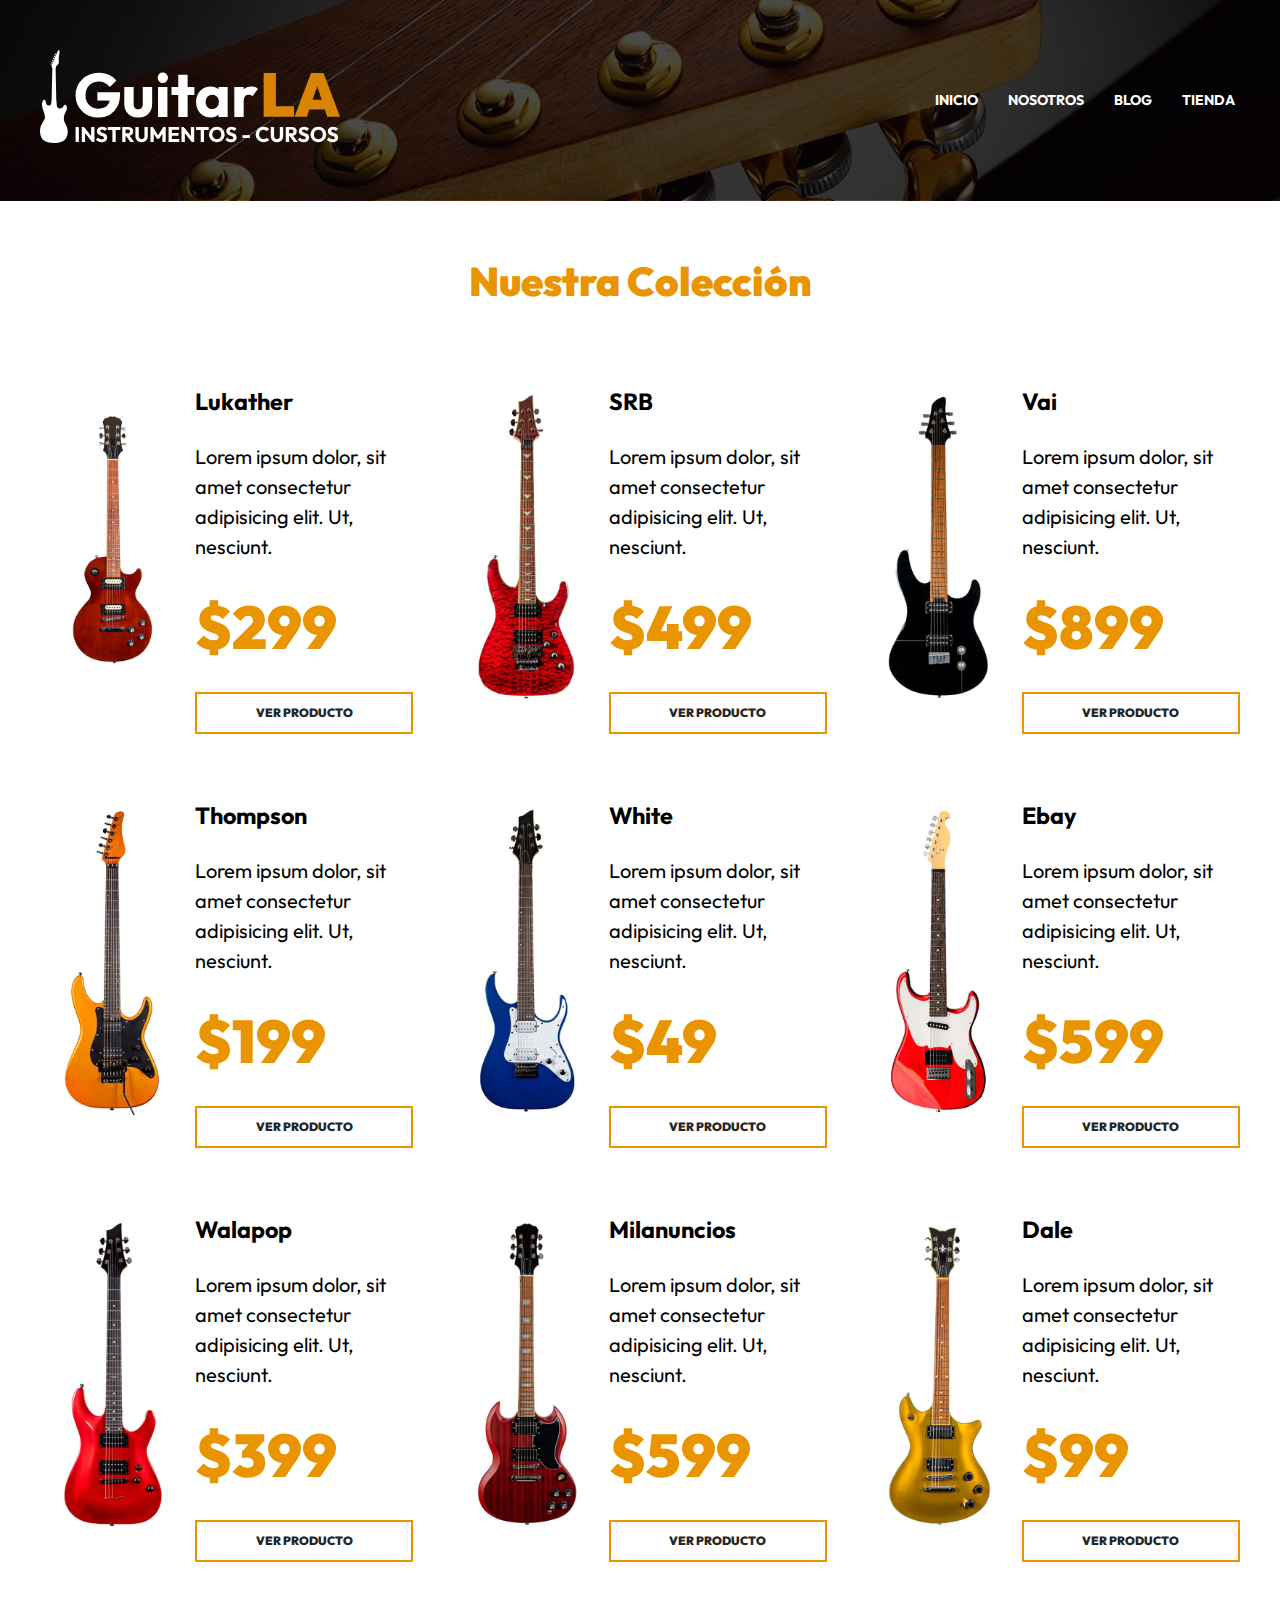
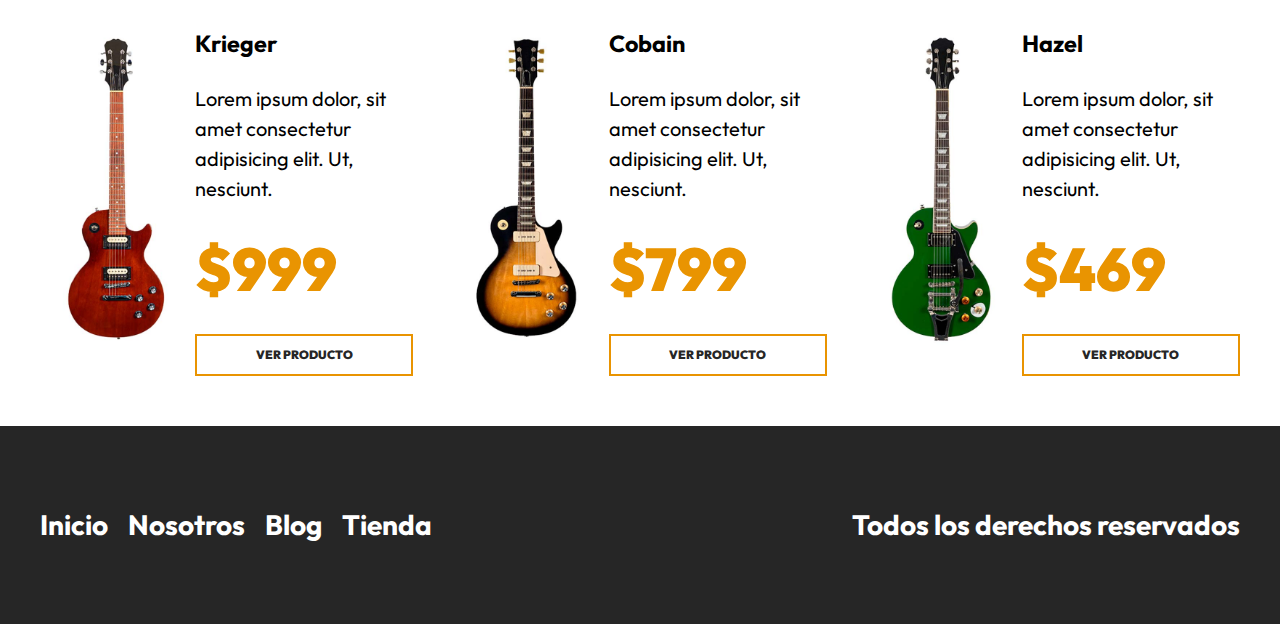
<file: tienda.html>
<!DOCTYPE html>
<html lang="en">
<!--si poner "." despues de var y le das al tab, creas una clase. Ex: <header class="header"><\header> = header.header + tab-->

<head>
    <meta charset="UTF-8">
    <meta http-equiv="X-UA-Compatible" content="IE=edge">
    <meta name="viewport" content="width=device-width, initial-scale=1.0">
    <title>GuitarLA: Nuestros Productos</title>
    <link rel="stylesheet" href="css/normalize.css">
    <link rel="preconnect" href="https://fonts.googleapis.com">
    <link rel="preconnect" href="https://fonts.gstatic.com" crossorigin>
    <link href="https://fonts.googleapis.com/css2?family=Outfit:wght@400;700;900&display=swap" rel="stylesheet">
    <link rel="stylesheet" href="css/app.css">
</head>

<body>
    <header class="header"> <!--Dentro de "" de la clase no se pueden usar caracteres especiales ni mayusculas...-->
        <div class="header__contenedor">
            <div class="header__barrra">
                <a href="/">
                    <img src="img/logo.svg" alt="logo" class="header__logo">
                </a>
                <nav class="navegacion">
                    <a class="navegacion__enlace" href="index.html">Inicio</a>
                    <!--Entre casillas (><) puedes poner cualquier caracter, espacios...-->
                    <a class="navegacion__enlace" href="nosotros.html">Nosotros</a>
                    <a class="navegacion__enlace" href="blog.html">Blog</a>
                    <a class="navegacion__enlace" href="tienda.html">Tienda</a>
                </nav>
            </div> <!--header-barra (comentario del professor)-->

        </div>

    </header>
    <main class="productos productos__contenedor">
        <h2 class="productos__heading">Nuestra Colección</h2>
        <div class="productos__grid">
            <div class="producto">
                <img src="img/guitarra_01.jpg" alt="imagen guitarra" class="producto__imagen">
                <div class="producto__contenido">
                    <h3 class="producto_nombre">Lukather</h3>
                    <p class="productor__description">Lorem ipsum dolor, sit amet consectetur adipisicing elit. Ut, nesciunt.</p>
                    <p class="producto__precio">$299</p>
                    <a class="producto__enlace" href="producto.html">Ver Producto</a>
                </div>
            </div> <!--./producto (comentario del professor)-->

            <div class="producto">
                <img src="img/guitarra_02.jpg" alt="imagen guitarra" class="producto__imagen">
                <div class="producto__contenido">
                    <h3 class="producto_nombre">SRB</h3>
                    <p class="productor__description">Lorem ipsum dolor, sit amet consectetur adipisicing elit. Ut, nesciunt.</p>
                    <p class="producto__precio">$499</p>
                    <a class="producto__enlace" href="producto.html">Ver Producto</a>
                </div>
            </div> <!--./producto (comentario del professor)-->

            <div class="producto">
                <img src="img/guitarra_03.jpg" alt="imagen guitarra" class="producto__imagen">
                <div class="producto__contenido">
                    <h3 class="producto_nombre">Vai</h3>
                    <p class="productor__description">Lorem ipsum dolor, sit amet consectetur adipisicing elit. Ut, nesciunt.</p>
                    <p class="producto__precio">$899</p>
                    <a class="producto__enlace" href="producto.html">Ver Producto</a>
                </div>
            </div> <!--./producto (comentario del professor)-->

            <div class="producto">
                <img src="img/guitarra_04.jpg" alt="imagen guitarra" class="producto__imagen">
                <div class="producto__contenido">
                    <h3 class="producto_nombre">Thompson</h3>
                    <p class="productor__description">Lorem ipsum dolor, sit amet consectetur adipisicing elit. Ut, nesciunt.</p>
                    <p class="producto__precio">$199</p>
                    <a class="producto__enlace" href="producto.html">Ver Producto</a>
                </div>
            </div> <!--./producto (comentario del professor)-->

            <div class="producto">
                <img src="img/guitarra_05.jpg" alt="imagen guitarra" class="producto__imagen">
                <div class="producto__contenido">
                    <h3 class="producto_nombre">White</h3>
                    <p class="productor__description">Lorem ipsum dolor, sit amet consectetur adipisicing elit. Ut, nesciunt.</p>
                    <p class="producto__precio">$49</p>
                    <a class="producto__enlace" href="producto.html">Ver Producto</a>
                </div>
            </div> <!--./producto (comentario del professor)-->

            <div class="producto">
                <img src="img/guitarra_06.jpg" alt="imagen guitarra" class="producto__imagen">
                <div class="producto__contenido">
                    <h3 class="producto_nombre">Ebay</h3>
                    <p class="productor__description">Lorem ipsum dolor, sit amet consectetur adipisicing elit. Ut, nesciunt.</p>
                    <p class="producto__precio">$599</p>
                    <a class="producto__enlace" href="producto.html">Ver Producto</a>
                </div>
            </div> <!--./producto (comentario del professor)-->

            <div class="producto">
                <img src="img/guitarra_07.jpg" alt="imagen guitarra" class="producto__imagen">
                <div class="producto__contenido">
                    <h3 class="producto_nombre">Walapop</h3>
                    <p class="productor__description">Lorem ipsum dolor, sit amet consectetur adipisicing elit. Ut, nesciunt.</p>
                    <p class="producto__precio">$399</p>
                    <a class="producto__enlace" href="producto.html">Ver Producto</a>
                </div>
            </div> <!--./producto (comentario del professor)-->

            <div class="producto">
                <img src="img/guitarra_08.jpg" alt="imagen guitarra" class="producto__imagen">
                <div class="producto__contenido">
                    <h3 class="producto_nombre">Milanuncios</h3>
                    <p class="productor__description">Lorem ipsum dolor, sit amet consectetur adipisicing elit. Ut, nesciunt.</p>
                    <p class="producto__precio">$599</p>
                    <a class="producto__enlace" href="producto.html">Ver Producto</a>
                </div>
            </div> <!--./producto (comentario del professor)-->

            <div class="producto">
                <img src="img/guitarra_09.jpg" alt="imagen guitarra" class="producto__imagen">
                <div class="producto__contenido">
                    <h3 class="producto_nombre">Dale</h3>
                    <p class="productor__description">Lorem ipsum dolor, sit amet consectetur adipisicing elit. Ut, nesciunt.</p>
                    <p class="producto__precio">$99</p>
                    <a class="producto__enlace" href="producto.html">Ver Producto</a>
                </div>
            </div> <!--./producto (comentario del professor)-->

            <div class="producto">
                <img src="img/guitarra_10.jpg" alt="imagen guitarra" class="producto__imagen">
                <div class="producto__contenido">
                    <h3 class="producto_nombre">Krieger</h3>
                    <p class="productor__description">Lorem ipsum dolor, sit amet consectetur adipisicing elit. Ut, nesciunt.</p>
                    <p class="producto__precio">$999</p>
                    <a class="producto__enlace" href="producto.html">Ver Producto</a>
                </div>
            </div> <!--./producto (comentario del professor)-->

            <div class="producto">
                <img src="img/guitarra_11.jpg" alt="imagen guitarra" class="producto__imagen">
                <div class="producto__contenido">
                    <h3 class="producto_nombre">Cobain</h3>
                    <p class="productor__description">Lorem ipsum dolor, sit amet consectetur adipisicing elit. Ut, nesciunt.</p>
                    <p class="producto__precio">$799</p>
                    <a class="producto__enlace" href="producto.html">Ver Producto</a>
                </div>
            </div> <!--./producto (comentario del professor)-->

            <div class="producto">
                <img src="img/guitarra_12.jpg" alt="imagen guitarra" class="producto__imagen">
                <div class="producto__contenido">
                    <h3 class="producto_nombre">Hazel</h3>
                    <p class="productor__description">Lorem ipsum dolor, sit amet consectetur adipisicing elit. Ut, nesciunt.</p>
                    <p class="producto__precio">$469</p>
                    <a class="producto__enlace" href="producto.html">Ver Producto</a>
                </div>
            </div> <!--./producto (comentario del professor)-->

        </div><!--./producto__grid (comentario del professor)-->
    </main>


    <footer class="footer">
        <div class="footer__contenedor footer__contenido">
            <nav class="footer__nav">
                <a href="index.html" class="footer__enlace">Inicio</a>
                <a href="nosotros.html" class="footer__enlace">Nosotros</a>
                <a href="blog.html" class="footer__enlace">Blog</a>
                <a href="tienda.html" class="footer__enlace">Tienda</a>
            </nav>

            <p class="footer__copyright">Todos los derechos reservados</p>
        </div>
    </footer>
</body>

</html>
</file>
<file: css/app.css>
/*Apuntes:*/
/*padding: top, bootom, left, right = padding: xrem xrem xrem xrem --> hay distintos padding si quieres hacer exclusivo en algun lado*/

:root {
    --primary: #e99401;
    --negro: #262626;
    --blanco: #FFF;
    --fuente-principal: 'Outfit', sans-serif;
}
html {
    font-size: 62.5%;
    box-sizing: border-box;
}
*, *:before, *:after {
    box-sizing: inherit;
}
body {
    font-size: 2rem;
    font-family: var(--fuente-principal);
    line-height: 1.5;
}
img {
    max-width: 100%;
}
[class*="__contenedor"] {
    max-width: 120rem;
    margin: 0 auto;
    width: 95%;
}
[class*="__heading"] { /*Se pone $= para hablar de todo lo que termina en... y *= para hablar de todo lo que  en... */
    font-size: 4rem;
    text-align: center;
    font-weight: 900;
    color: var(--primary);
    margin: 5rem 0;
}
.header {
    background-image: linear-gradient(to right, rgb(0 0 0 / .7), rgb(0 0 0 / .7)), url(../img/header.jpg);
    background-size: cover;
    background-position: 50%;
    padding: 5rem 0;
    position: relative;
}
.header__guitarra {
    display: none
}
@media (min-width: 992px) { 
    .header__guitarra {
        display: block;
        position: absolute;
        right: 0;
        bottom: 0;

        /*animation-name: mostrarImagen;
        animation-duration: 1s;
        animation-delay: 0s;
        animation-timing-function: ease-in-out;
        animation-iteration-count: 1; */ 

        animation: 1s ease-in-out 0s 1 mostrarImagen;
    }
}

@keyframes mostrarImagen {
    0% {
        opacity: 0;
        transform: translateX(-10rem);
    }
    50% {
        opacity: 0;
    }
    100% {
        opacity: 1;
        transform: translateX(0rem);
    }
}
.header__barrra{
    display: flex;
    flex-direction: column;
    align-items: center;
}
@media (min-width: 768px) { 
    .header__barrra{
        flex-direction: row;
        justify-content: space-between;
    }
}

.header__logo{
    width: 30rem;
}

.navegacion {
    display: flex;
    gap: 2rem;
    margin-top: 5rem;
    position: relative;
    z-index: 1;
}
@media (min-width: 768px) { 
    .navegacion{
        margin-top: 0;
    }
}
.navegacion__enlace {
    color: var(--blanco);
    text-decoration: none;
    text-transform: uppercase;
    padding: .5rem;
    font-size: 1.4rem;
    font-weight: 700;
    transition-property: background-color;
    transition-duration: .3s;
}
.navegacion__enlace:hover {
    background-color: var(--primary);
}

.modelo {
    color: var(--blanco);
    margin-top: 5rem;
    text-align: center;
}
@media (min-width: 768px) { 
    .modelo {
        text-align: left;
        width: 50%;
    }
}
.modelo__nombre {
    font-size: 8rem;
}
.modelo__precio {
    font-size: 6rem;
    color: var(--primary);
    font-weight: 900;
    line-height: 0;
}
.modelo__enlace {
    margin-top: 2rem;
    text-decoration: none;
    padding: 1rem 5rem;
    border: 2px solid var(--primary);
    color: var(--blanco);
    text-transform: uppercase;
    font-weight: 700;
    font-size: 1.4rem;
    transition-property: background-color;
    transition-duration: .3s;
}
.modelo__enlace:hover {
    background-color: var(--primary);
}

.productos__grid {
    display: grid;
    gap: 4rem;

}
@media (min-width: 768px) { 
    .productos__grid {
        grid-template-columns: repeat(2, 1fr);
    }
}
@media (min-width: 1200px) { 
    .productos__grid {
        grid-template-columns: repeat(3, 1fr);
    }
}

.producto {
    display: grid;
    grid-template-columns: 2fr 3fr;
    column-gap: 1rem;
    align-items: center;
}

.producto__nombre {
    font-size: 3rem;
    text-transform: uppercase;
}
.producto__descripcion {
    font-size: 1.6rem;
}
.producto__precio {
    color: var(--primary);
    font-size: 6rem;
    font-weight: 900;
    margin: 0;
}
.producto__enlace {
    margin-top: 2rem;
    display: block;
    text-decoration: none;
    color: var(--negro);
    padding: 1rem 5rem;
    border: 2px solid var(--primary);
    text-align: center;
    font-size: 1.2rem;
    font-weight: 900;
    text-transform: uppercase;
    transition-property: background-color;
    transition-duration: .3s;
}
.producto__enlace:hover {
    background-color: var(--primary);
    color: var(--blanco);
}

.producto__formulario {
    display: flex;
    flex-direction: column;
}
.producto__label {
    font-size: 2.2rem;
    margin-right: 1rem;
}
.producto__cantidad {
    border: 2px solid var(--primary);
    padding: 1rem;
    text-align: center;
}
.producto__cantidad:focus-visible {
    outline: 2px solid var(--primary);
    border: none;
}
.producto__agregar-carrito {
    margin-top: 3rem;
    display: block;
    background-color: var(--primary);
    text-decoration: none;
    text-transform: uppercase;
    border: none;
    text-align: center;
    padding: 2rem 5rem; 
    color: var(--blanco);
    font-weight: 700;
    font-size: 1.8rem;
    transition-property: background-color;
    transition-duration: .3s;
}
.producto__agregar-carrito:hover {
    background-color: var(--negro);
    cursor:pointer;
}
.cursos {
    background-image: linear-gradient(to right, rgb(0 0 0 / .65), rgb(0 0 0 / .65)), url('../img/cursos_bg.jpg');
    padding: 10rem 0;
    margin-top: 10rem;
    background-size: cover;
    background-position: 50%;
}
@media (min-width: 768px) { 
    .cursos__grid {
        display: grid;
        grid-template-columns: repeat(2, 1fr);
        column-gap: 2rem;
    }
}
.cursos__contenido {
    display: flex;
    flex-direction: column;
    align-items: center;
}
@media (min-width: 768px) { 
    .cursos__contenido {
        grid-column: 2 / 3;
    }
}   
.cursos__texto {
    color: var(--blanco);
    text-align: center;
    font-size: 2.4rem;
}
.cursos__enlace {
    color: var(--blanco);
    margin-top: 2rem;
    display: inline-block;
    border: 2px solid var(--primary);
    text-decoration: none;
    padding: 1rem 5rem;
    text-transform: uppercase;
    font-size: 1.4rem;
    font-weight: 700;
    transition-property: background-color;
    transition-duration: .3s;
}
.cursos__enlace:hover {
    background-color: var(--primary);
    color: var(--blanco);
}

.blog__grid {
    display: grid;
    gap: 4rem;
}
@media (min-width: 768px) { 
    .blog__grid {
        grid-template-columns: repeat(2, 1fr);
    }
}
@media (min-width: 992px) { 
    .blog__grid {
        grid-template-columns: repeat(4, 1fr);
    }
    .blog__grid--pagina {
        grid-template-columns: repeat(3, 1fr);
    }
}
.entrada {
    max-width: 80rem;
    margin: 0 auto;
}
.entrada__contenido {
    padding: 2rem;
}
.entrada__titulo {
    font-weight: 400;
    font-size: 2.8rem;
    margin: 0;
    line-height: 1.2;
}
.entrada_fecha {
    font-size: 1.6rem;
    color: var(--primary);
}
.entrada__enlace {
    margin-top: 2rem;
    display: block;
    text-decoration: none;
    color: var(--negro);
    padding: 1rem 5rem;
    border: 2px solid var(--primary);
    text-align: center;
    font-size: 1.2rem;
    font-weight: 900;
    text-transform: uppercase;
    transition-property: background-color;
    transition-duration: .3s;
}
.entrada__enlace:hover {
    background-color: var(--primary);
    color: var(--blanco);
}

.entrada__texto { /*Para poner limites de texto i poder tener la opción de mostrar más*/
    display: -webkit-box;
    -webkit-background-orient: vertical;
    -webkit-line-clamp: 3;
    overflow: hidden;
    font-size: 1.6rem;
}

.footer {
    margin-top: 5rem;
    background-color: var(--negro);
    padding: 5rem 0;
}
@media (min-width: 768px) { 
    .footer__contenido {
        display: flex;
        justify-content: space-between;
    }
}
.footer__nav {
    display: flex;
    flex-direction: column;
    align-items: center;
}
@media (min-width: 768px) { 
    .footer__nav {
        flex-direction: row;
        gap: 2rem;
    }
}
.footer__enlace {
    font-size: 2.8rem;
    color: var(--blanco);
    text-decoration: none; /*<-- sirve para quitar ralla inferior de los enlaces*/
    font-weight: 700; 
}
.footer__enlace:hover {
    color: var(--primary);
}
.footer__copyright {
    font-size: 2.8rem;
    color: var(--blanco);
    font-weight: 700;
    text-align: center;
}

.nosotros__grid {
    display: grid;
    gap: 4rem;
}
@media (min-width: 768px) { 
    .nosotros__grid {
        grid-template-columns: repeat(2, 1fr);
        align-items: center;
    }
}
</file>
